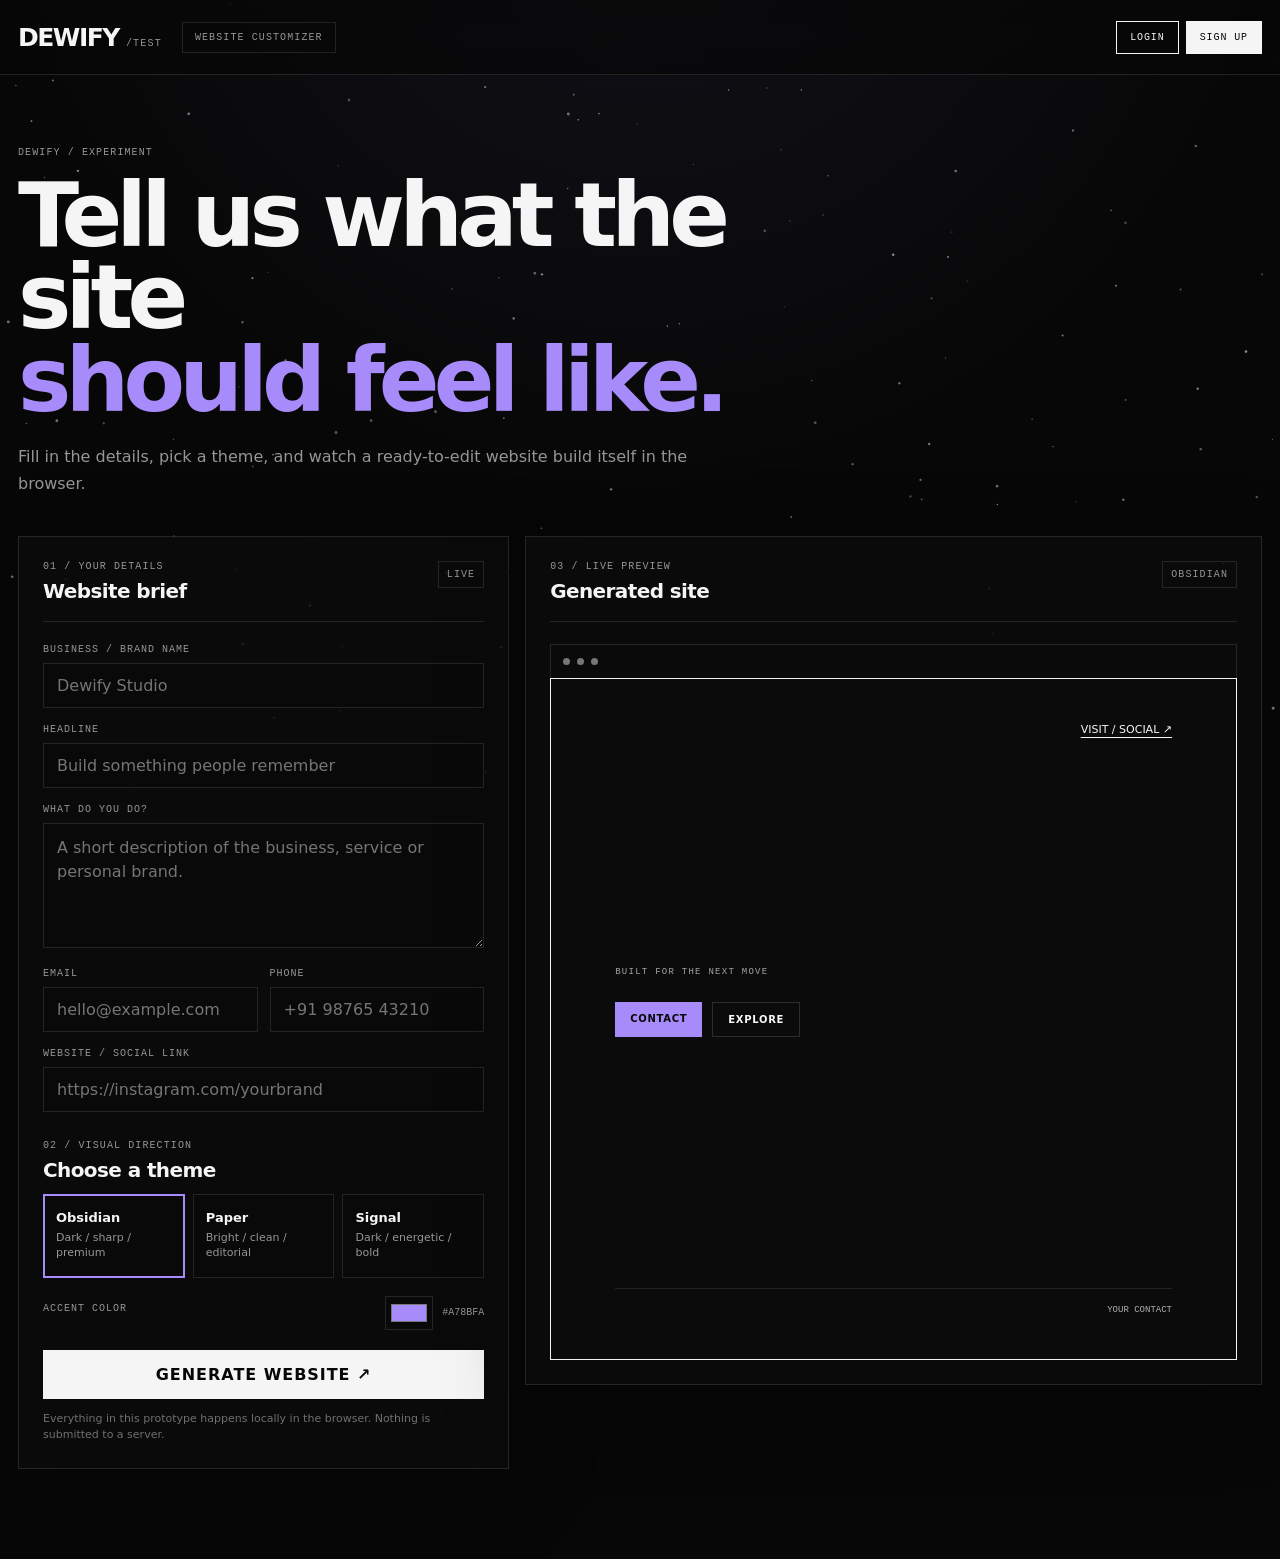
<file: index.html>
<!doctype html>
<html lang="en">
<head>
  <meta charset="utf-8">
  <meta name="viewport" content="width=device-width,initial-scale=1">
  <meta name="theme-color" content="#070707">
  <meta name="description" content="DEWIFY website customizer experiment">
  <title>DEWIFY TEST — Website Customizer</title>
  <link rel="stylesheet" href="styles.css">
</head>
<body>
  <canvas id="starfield" aria-hidden="true"></canvas>

  <header class="site-header">
    <div class="container nav">
      <a class="brand" href="./">DEWIFY<span>/TEST</span></a>
      <span class="store-pill">WEBSITE CUSTOMIZER</span>
    </div>
  </header>

  <main class="container shell">
    <section class="intro">
      <p class="eyebrow">DEWIFY / EXPERIMENT</p>
      <h1>Tell us what the site<br><span>should feel like.</span></h1>
      <p class="lead">Fill in the details, pick a theme, and watch a ready-to-edit website build itself in the browser.</p>
    </section>

    <section class="workspace">
      <form id="siteForm" class="panel survey" autocomplete="off">
        <div class="panel-head">
          <div>
            <p class="eyebrow">01 / YOUR DETAILS</p>
            <h2>Website brief</h2>
          </div>
          <span class="step">LIVE</span>
        </div>

        <label>
          <span>Business / brand name</span>
          <input id="businessName" name="businessName" maxlength="60" placeholder="Dewify Studio" required>
        </label>

        <label>
          <span>Headline</span>
          <input id="headline" name="headline" maxlength="100" placeholder="Build something people remember" required>
        </label>

        <label>
          <span>What do you do?</span>
          <textarea id="about" name="about" maxlength="420" rows="4" placeholder="A short description of the business, service or personal brand." required></textarea>
        </label>

        <div class="split">
          <label>
            <span>Email</span>
            <input id="email" name="email" type="email" maxlength="120" placeholder="hello@example.com">
          </label>
          <label>
            <span>Phone</span>
            <input id="phone" name="phone" maxlength="30" placeholder="+91 98765 43210">
          </label>
        </div>

        <label>
          <span>Website / social link</span>
          <input id="link" name="link" maxlength="180" placeholder="https://instagram.com/yourbrand">
        </label>

        <div class="panel-head compact">
          <div>
            <p class="eyebrow">02 / VISUAL DIRECTION</p>
            <h2>Choose a theme</h2>
          </div>
        </div>

        <div class="theme-grid" role="radiogroup" aria-label="Website themes">
          <button type="button" class="theme-card active" data-theme="obsidian" aria-pressed="true">
            <strong>Obsidian</strong><span>Dark / sharp / premium</span>
          </button>
          <button type="button" class="theme-card" data-theme="paper" aria-pressed="false">
            <strong>Paper</strong><span>Bright / clean / editorial</span>
          </button>
          <button type="button" class="theme-card" data-theme="signal" aria-pressed="false">
            <strong>Signal</strong><span>Dark / energetic / bold</span>
          </button>
        </div>

        <label class="color-row">
          <span>Accent color</span>
          <div class="color-control">
            <input id="accent" name="accent" type="color" value="#a78bfa" aria-label="Accent color">
            <code id="accentHex">#A78BFA</code>
          </div>
        </label>

        <button class="generate" type="button" id="generateBtn">GENERATE WEBSITE <span>↗</span></button>
        <p class="fine-print">Everything in this prototype happens locally in the browser. Nothing is submitted to a server.</p>
      </form>

      <section class="panel preview-wrap" aria-label="Website preview">
        <div class="panel-head">
          <div>
            <p class="eyebrow">03 / LIVE PREVIEW</p>
            <h2>Generated site</h2>
          </div>
          <span id="previewStatus" class="step">AUTO</span>
        </div>

        <div id="preview" class="site-preview">
          <div class="preview-browser">
            <span></span><span></span><span></span>
          </div>
          <div id="previewSite" class="preview-site"></div>
        </div>
      </section>
    </section>
  </main>

  <div id="toast" class="toast" role="status" aria-live="polite"></div>

  <script src="stars.js"></script>
  <script src="app.js"></script>
  <script src="auth.js"></script>
</body>
</html>
</file>
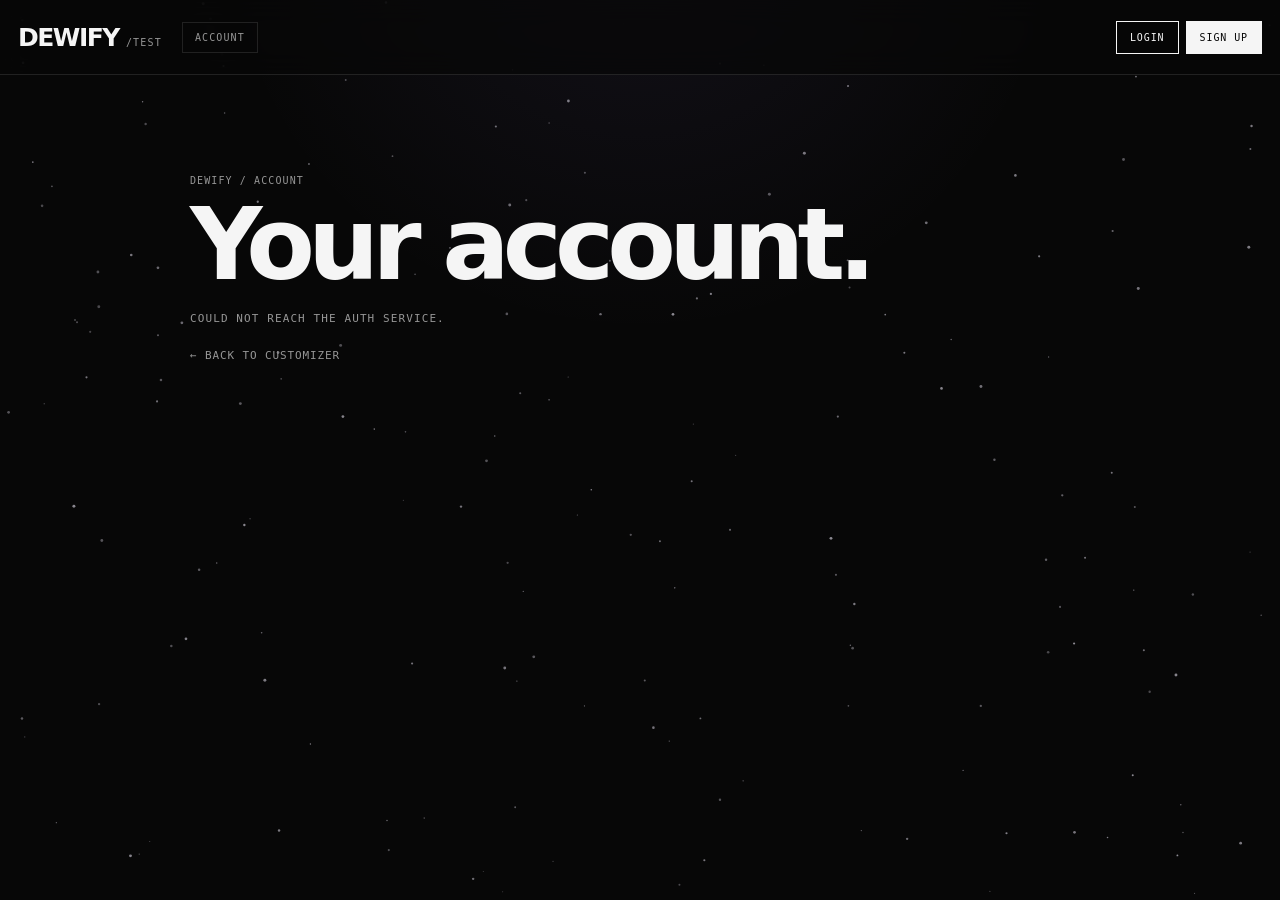
<file: account.html>
<!doctype html>
<html lang="en">
<head>
  <meta charset="utf-8">
  <meta name="viewport" content="width=device-width,initial-scale=1">
  <meta name="theme-color" content="#070707">
  <title>DEWIFY TEST — Account</title>
  <link rel="stylesheet" href="styles.css">
</head>
<body data-page="account">
  <canvas id="starfield" aria-hidden="true"></canvas>
  <header class="site-header">
    <div class="container nav">
      <a class="brand" href="./">DEWIFY<span>/TEST</span></a>
      <span class="store-pill">ACCOUNT</span>
    </div>
  </header>

  <main class="container account-shell">
    <p class="eyebrow">DEWIFY / ACCOUNT</p>
    <h1>Your account.</h1>
    <p id="accountStatus" class="account-status">Checking session…</p>
    <p id="accountEmail" class="account-email"></p>
    <button id="logoutButton" class="auth-submit account-logout" type="button" hidden>LOG OUT</button>
    <a class="account-home" href="./">← Back to customizer</a>
  </main>

  <script src="stars.js"></script>
  <script src="auth.js"></script>
</body>
</html>
</file>
<file: styles.css>
*{box-sizing:border-box}
:root{--bg:#070707;--panel:rgba(12,12,12,.82);--text:#f5f5f5;--dim:#969696;--line:rgba(255,255,255,.11);--accent:#a78bfa}
html{background:var(--bg);color:var(--text);font-family:Inter,ui-sans-serif,system-ui,-apple-system,BlinkMacSystemFont,"Segoe UI",sans-serif}
body{margin:0;min-height:100vh;background:radial-gradient(circle at 50% -10%,rgba(167,139,250,.08),transparent 36%),#070707}
a{color:inherit;text-decoration:none}
button,input,textarea{font:inherit}
button{color:inherit}
canvas#starfield{position:fixed;inset:0;width:100%;height:100%;pointer-events:none;opacity:.65}
.container{width:min(1380px,calc(100% - 36px));margin:0 auto}
.site-header{position:relative;z-index:5;border-bottom:1px solid var(--line);background:rgba(7,7,7,.72);backdrop-filter:blur(14px)}
.nav{height:74px;display:flex;align-items:center;justify-content:space-between;gap:20px}
.brand{font-weight:900;letter-spacing:-.06em;font-size:25px}.brand span{color:var(--dim);font:10px ui-monospace,SFMono-Regular,Menlo,monospace;letter-spacing:.12em;margin-left:7px}
.store-pill,.step,.eyebrow{font:10px ui-monospace,SFMono-Regular,Menlo,monospace;letter-spacing:.11em;text-transform:uppercase}
.store-pill{border:1px solid var(--line);padding:9px 12px;color:var(--dim)}
.auth-slot{position:relative;margin-left:auto}.auth-actions{display:flex;gap:7px}.auth-button{border:1px solid var(--text);background:transparent;color:var(--text);padding:10px 13px;font:10px ui-monospace,SFMono-Regular,Menlo,monospace;letter-spacing:.09em;cursor:pointer}.auth-button:hover{background:var(--text);color:#070707}.auth-button-primary{background:var(--text);color:#070707}.auth-button-primary:hover{background:var(--accent);border-color:var(--accent);color:#070707}
.auth-modal[hidden]{display:none}.auth-modal{position:fixed;inset:0;z-index:50;display:grid;place-items:center;padding:20px}.auth-backdrop{position:absolute;inset:0;background:rgba(0,0,0,.72);backdrop-filter:blur(10px)}.auth-card{position:relative;z-index:1;width:min(440px,100%);border:1px solid var(--line);background:#0c0c0c;padding:28px;box-shadow:0 30px 100px rgba(0,0,0,.45)}.auth-tabs{display:flex;gap:6px;margin:18px 0 15px}.auth-tab{border:1px solid var(--line);background:#090909;color:var(--dim);padding:8px 10px;font:9px ui-monospace,SFMono-Regular,Menlo,monospace;letter-spacing:.08em;cursor:pointer}.auth-tab.active{border-color:var(--text);color:var(--text);background:#111}.auth-card h2{font-size:36px;line-height:1;letter-spacing:-.055em;margin:13px 0 10px}.auth-copy{color:var(--dim);line-height:1.6;font-size:13px;margin:0 0 24px}.auth-close{position:absolute;top:12px;right:12px;border:0;background:transparent;color:var(--dim);font-size:25px;line-height:1;cursor:pointer}
.auth-submit{width:100%;border:1px solid var(--text);background:var(--text);color:#070707;padding:13px 15px;font-weight:900;letter-spacing:.05em;cursor:pointer}.auth-submit:hover{background:var(--accent);border-color:var(--accent)}.auth-submit:disabled{opacity:.5;cursor:wait}
.auth-message{min-height:18px;color:var(--dim);font-size:12px;line-height:1.5;margin:13px 0 0}.auth-message.success{color:#b8f1c8}.auth-message.error{color:#ffaaa0}
.shell{position:relative;z-index:2;padding:72px 0 90px}
.intro{max-width:820px;margin-bottom:38px}.intro h1{font-size:clamp(46px,7vw,90px);line-height:.92;letter-spacing:-.065em;margin:16px 0 22px}.intro h1 span{color:var(--accent)}
.eyebrow{color:var(--dim);margin:0}.lead{max-width:720px;color:var(--dim);font-size:16px;line-height:1.7;margin:0}
.workspace{display:grid;grid-template-columns:minmax(320px,.8fr) minmax(420px,1.2fr);gap:16px;align-items:start}
.panel{border:1px solid var(--line);background:var(--panel);box-shadow:0 22px 80px rgba(0,0,0,.25)}
.survey{padding:24px}
.panel-head{display:flex;justify-content:space-between;align-items:start;gap:20px;border-bottom:1px solid var(--line);padding-bottom:18px;margin-bottom:22px}.panel-head h2{margin:7px 0 0;font-size:20px;letter-spacing:-.03em}.panel-head.compact{border-bottom:0;margin-top:28px;margin-bottom:12px;padding-bottom:0}.step{color:var(--dim);border:1px solid var(--line);padding:7px 8px}
label{display:block;margin:0 0 16px}.survey label>span,.auth-card label>span{display:block;color:var(--dim);font:10px ui-monospace,SFMono-Regular,Menlo,monospace;letter-spacing:.1em;text-transform:uppercase;margin-bottom:8px}
input,textarea{width:100%;border:1px solid var(--line);background:#090909;color:var(--text);border-radius:0;outline:0;padding:12px 13px}.survey input:focus,.survey textarea:focus,.auth-card input:focus{border-color:var(--accent);box-shadow:0 0 0 2px rgba(167,139,250,.12)}textarea{resize:vertical;min-height:100px;line-height:1.55}
.split{display:grid;grid-template-columns:1fr 1fr;gap:12px}
.theme-grid{display:grid;grid-template-columns:repeat(3,1fr);gap:8px;margin-bottom:18px}.theme-card{min-height:84px;text-align:left;background:#090909;border:1px solid var(--line);padding:12px;cursor:pointer}.theme-card:hover{border-color:rgba(255,255,255,.3)}.theme-card.active{border-color:var(--accent);box-shadow:inset 0 0 0 1px var(--accent)}.theme-card strong{display:block;font-size:13px}.theme-card span{display:block;color:var(--dim);font-size:11px;line-height:1.35;margin-top:6px}
.color-row{display:flex!important;align-items:center;justify-content:space-between;gap:12px}.color-control{display:flex;align-items:center;gap:9px}.color-control input{width:48px;height:34px;padding:3px;cursor:pointer}.color-control code{color:var(--dim);font:10px ui-monospace,SFMono-Regular,Menlo,monospace}
.generate{width:100%;margin-top:4px;border:1px solid var(--text);background:var(--text);color:#070707;padding:14px 16px;font-weight:900;letter-spacing:.06em;cursor:pointer}.generate:hover{transform:translateY(-1px);background:var(--accent);border-color:var(--accent)}
.fine-print{color:#707070;font-size:11px;line-height:1.5;margin:12px 0 0}
.preview-wrap{position:sticky;top:18px;padding:24px}.preview-browser{height:34px;border:1px solid var(--line);border-bottom:0;background:#0a0a0a;display:flex;align-items:center;gap:7px;padding:0 12px}.preview-browser span{width:7px;height:7px;border-radius:50%;background:#777}
.preview-site{min-height:680px;border:1px solid var(--line);overflow:hidden;background:#f1f1f1;color:#111}
.preview-content{min-height:680px;padding:44px clamp(22px,5vw,64px);display:flex;flex-direction:column}
.preview-nav{display:flex;justify-content:space-between;align-items:center;gap:20px;padding-bottom:45px}.preview-logo{font-weight:900;font-size:19px;letter-spacing:-.04em}.preview-nav a{font-size:11px;text-decoration:underline;text-underline-offset:4px}
.preview-kicker{font:9px ui-monospace,SFMono-Regular,Menlo,monospace;letter-spacing:.14em;text-transform:uppercase;opacity:.65}
.preview-hero{max-width:720px;margin:auto 0}.preview-hero h3{font-size:clamp(42px,6vw,78px);line-height:.94;letter-spacing:-.065em;margin:13px 0 18px;max-width:760px}.preview-hero h3 em{color:var(--site-accent);font-style:normal}.preview-hero p{max-width:630px;line-height:1.65;color:var(--site-muted);font-size:14px}
.preview-actions{display:flex;gap:10px;flex-wrap:wrap;margin-top:25px}.preview-button{display:inline-flex;padding:11px 15px;background:var(--site-accent);color:var(--site-button-text);font-size:10px;font-weight:900;text-transform:uppercase;letter-spacing:.07em}.preview-button.secondary{background:transparent;border:1px solid var(--site-border);color:inherit}
.preview-footer{display:flex;justify-content:space-between;gap:20px;margin-top:65px;padding-top:16px;border-top:1px solid var(--site-border);font:9px ui-monospace,SFMono-Regular,Menlo,monospace;opacity:.7}
.account-shell{position:relative;z-index:2;padding:100px 0;max-width:900px}.account-shell h1{font-size:clamp(52px,8vw,100px);line-height:.9;letter-spacing:-.07em;margin:14px 0 22px}.account-status{font:11px ui-monospace,SFMono-Regular,Menlo,monospace;color:var(--dim);letter-spacing:.1em;text-transform:uppercase}.account-email{font-size:18px;margin:9px 0 24px}.account-logout{width:auto;padding:12px 17px;margin-bottom:22px}.account-home{display:block;color:var(--dim);font:11px ui-monospace,SFMono-Regular,Menlo,monospace;letter-spacing:.08em;text-transform:uppercase}
.toast{position:fixed;z-index:20;left:50%;bottom:24px;transform:translate(-50%,20px);border:1px solid var(--line);background:#111;color:var(--text);padding:11px 14px;font:11px ui-monospace,SFMono-Regular,Menlo,monospace;opacity:0;pointer-events:none;transition:.2s}.toast.show{opacity:1;transform:translate(-50%,0)}
@media(max-width:980px){.workspace{grid-template-columns:1fr}.preview-wrap{position:static}.preview-site,.preview-content{min-height:560px}}
@media(max-width:640px){.container{width:min(100% - 24px,1380px)}.shell{padding-top:46px}.nav{height:64px}.store-pill{display:none}.intro h1{font-size:48px}.survey,.preview-wrap{padding:18px}.split,.theme-grid{grid-template-columns:1fr}.theme-card{min-height:64px}.auth-card{padding:22px}.auth-actions{gap:5px}.auth-button{padding:9px 9px}.auth-tab{flex:1}}
</file>
